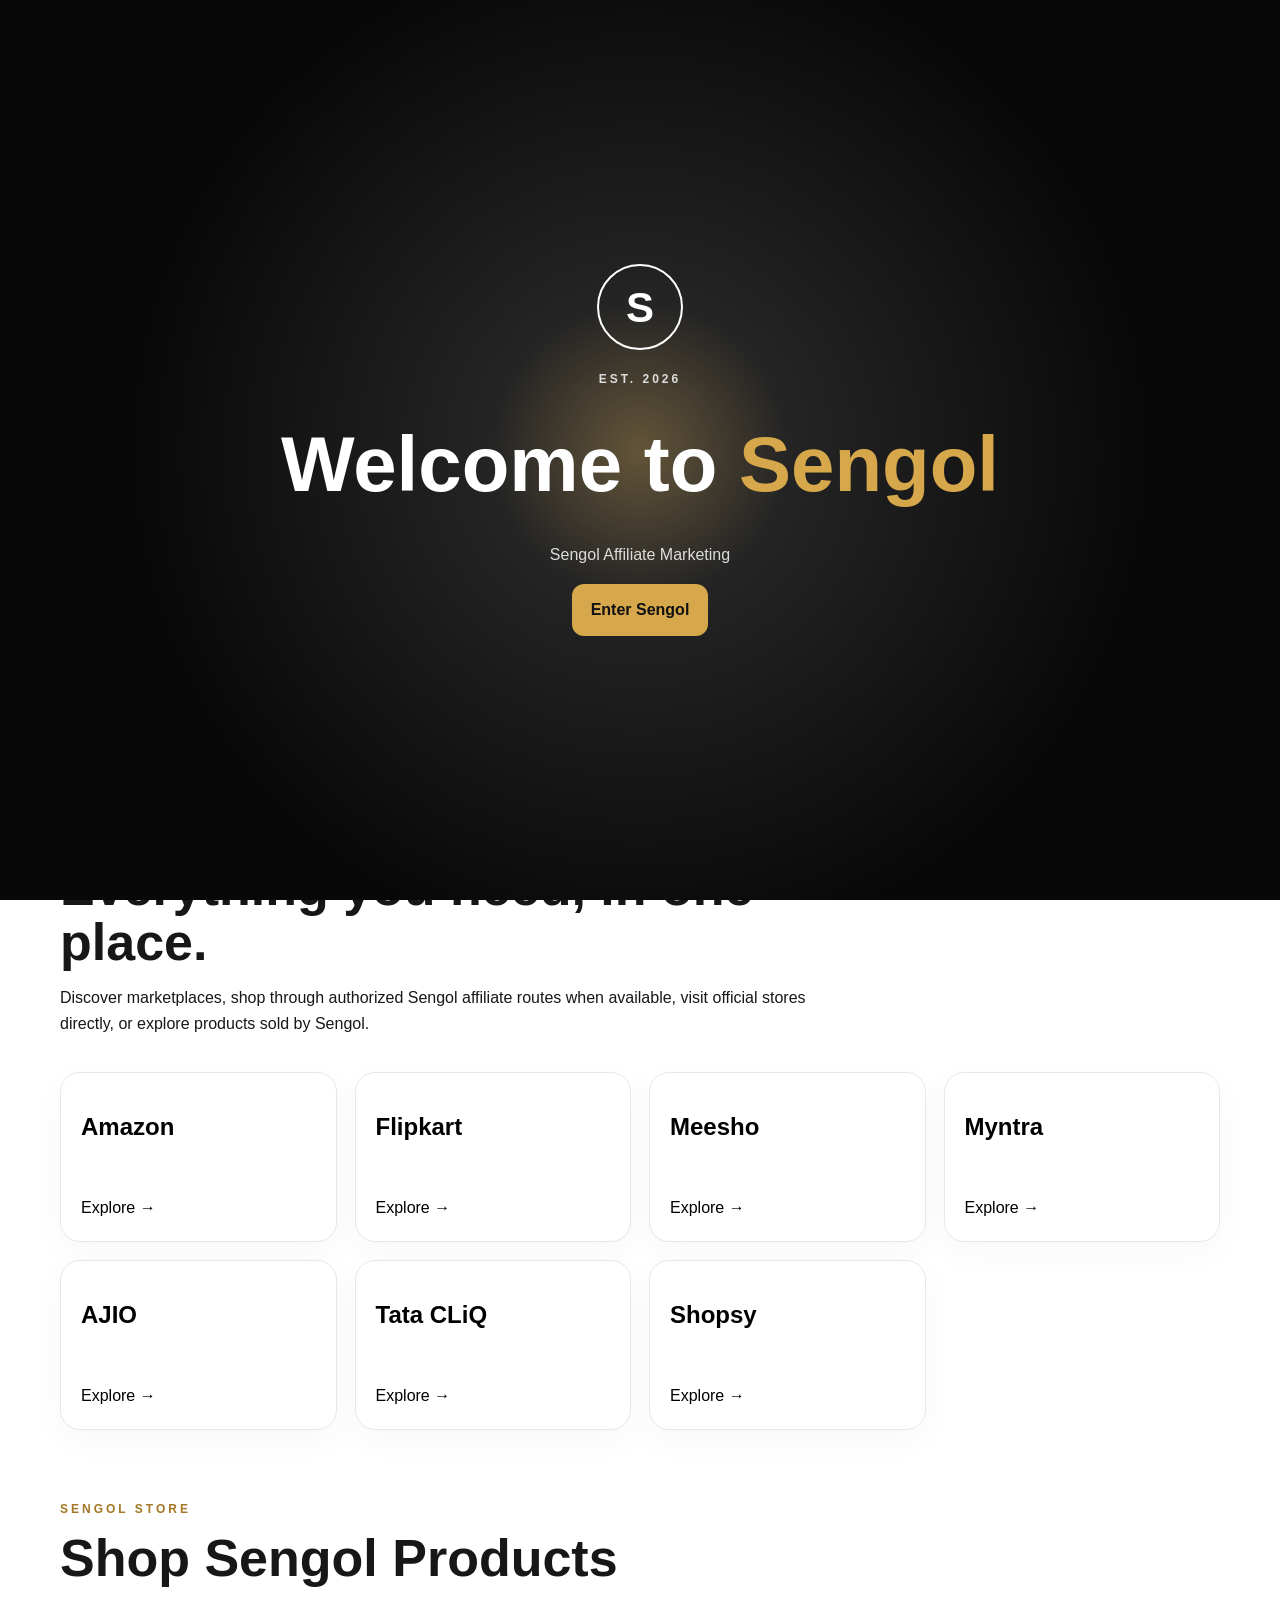
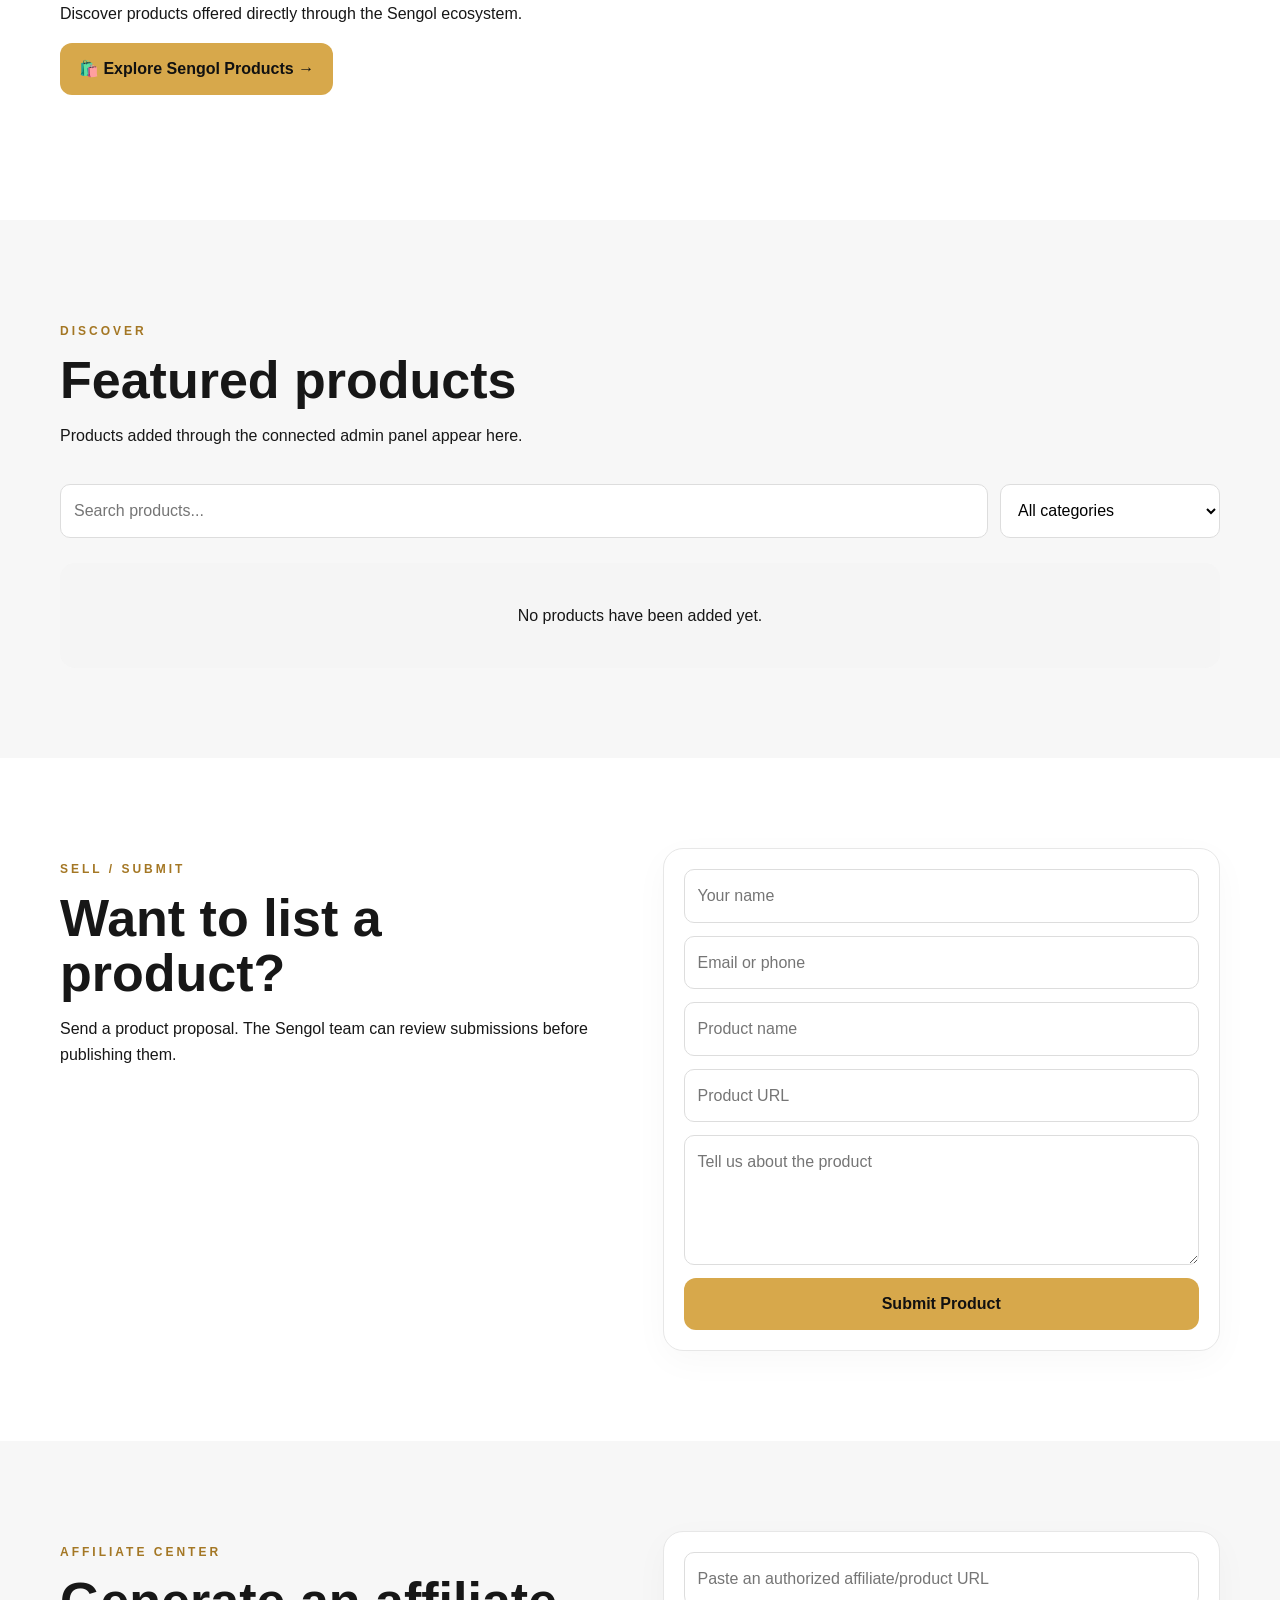
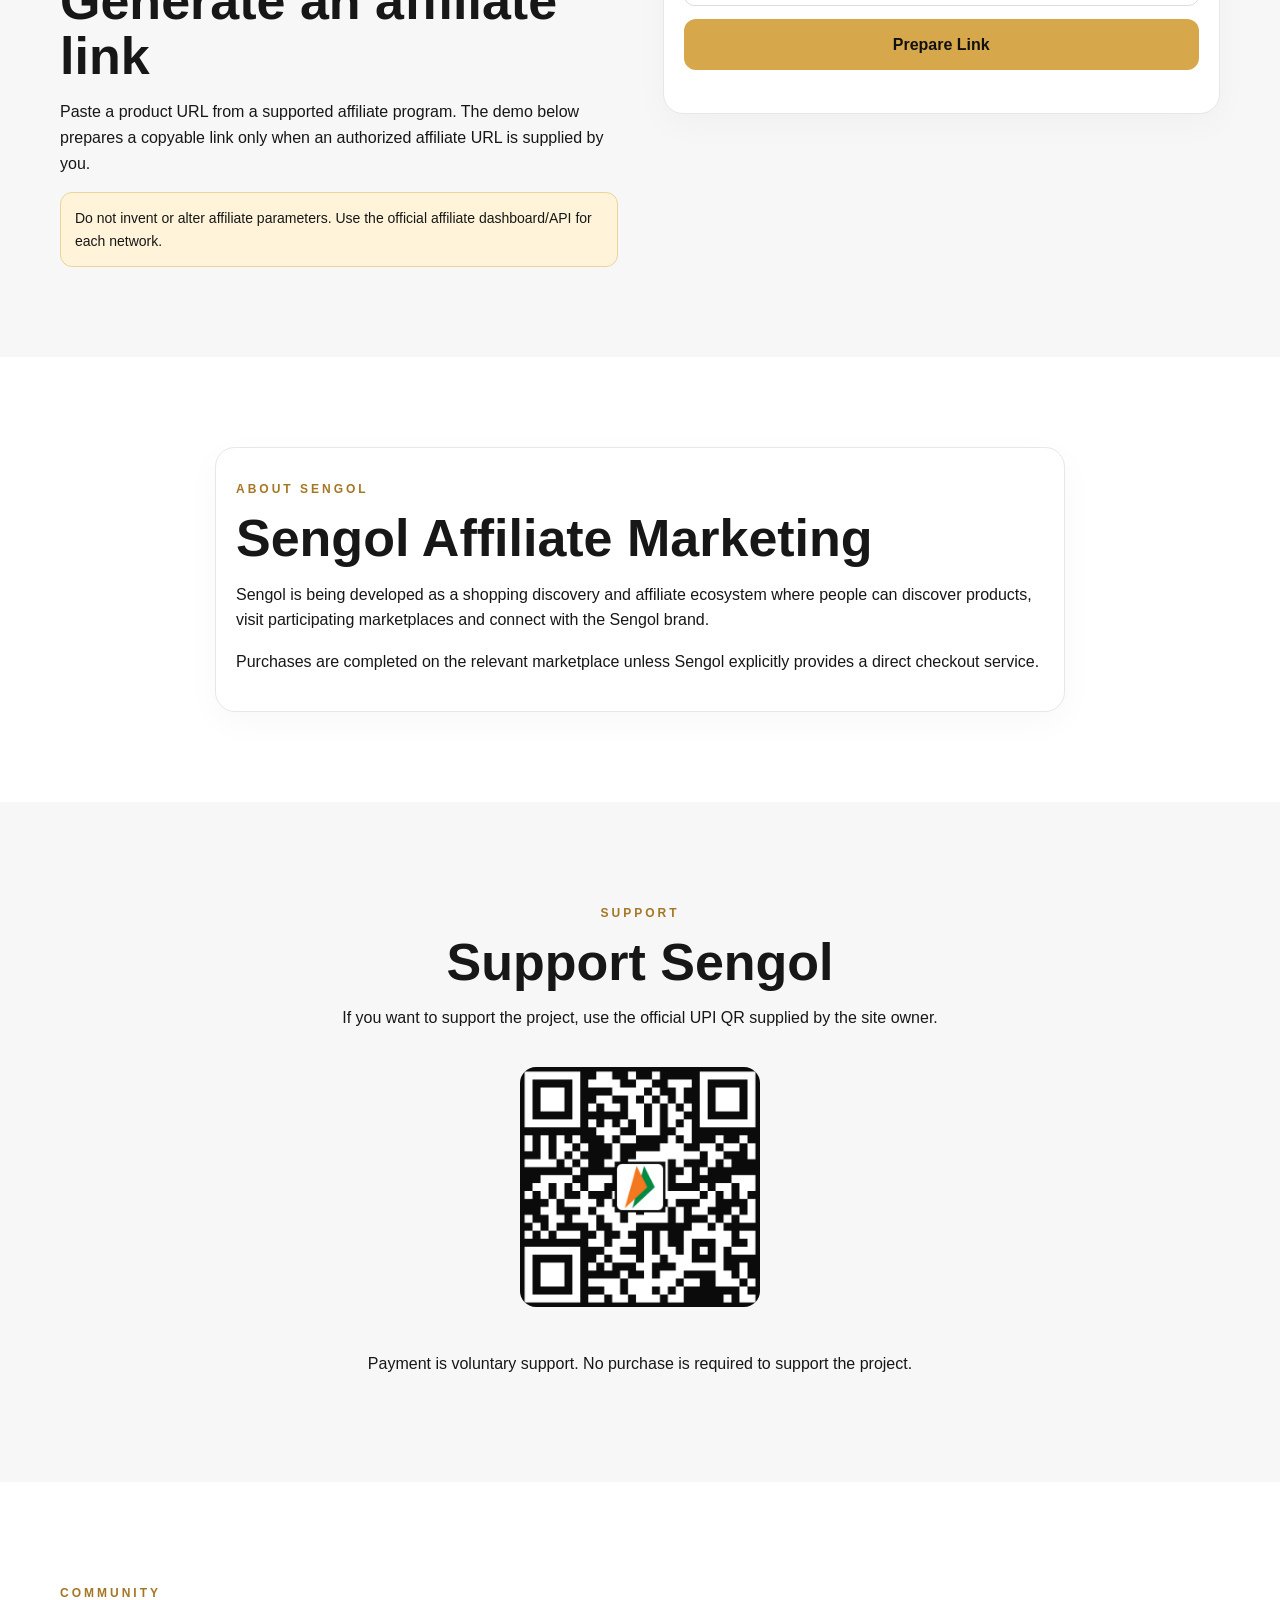
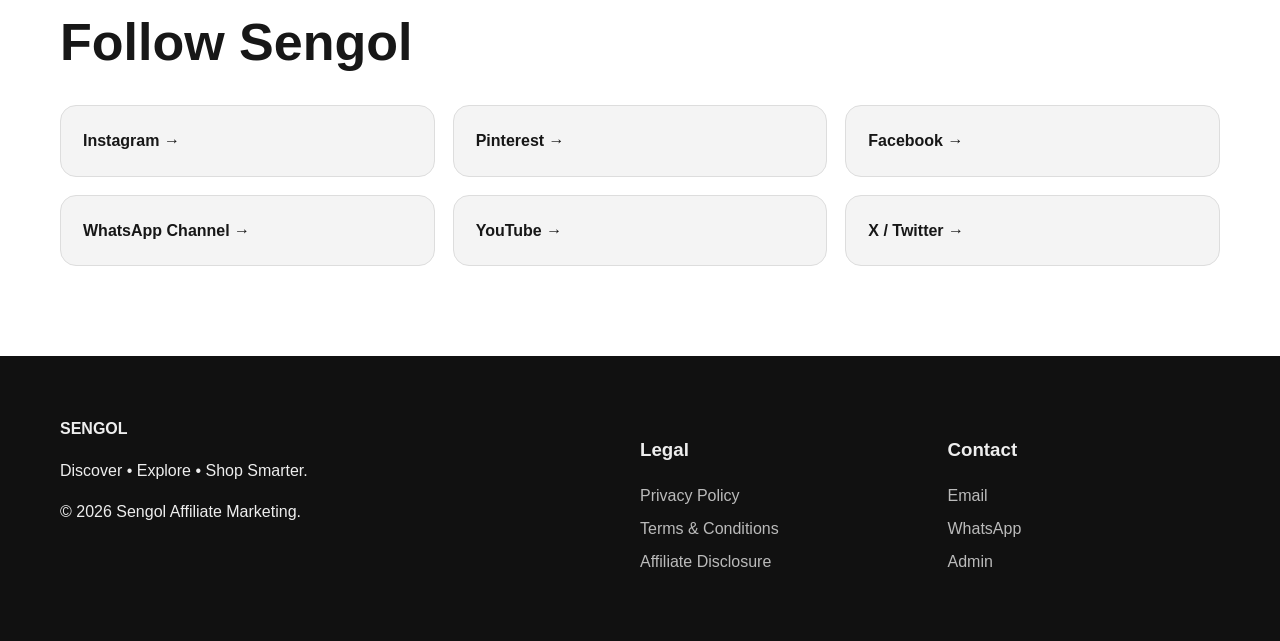
<file: index.html>
<!DOCTYPE html>
<html lang="en">
<head>
<meta charset="UTF-8">
<meta name="viewport" content="width=device-width, initial-scale=1.0">
<meta name="description" content="Sengol Affiliate Marketing — Discover, compare and shop smarter.">
<title>Sengol Affiliate Marketing</title>
<link rel="stylesheet" href="style.css">
</head>
<body>

<div id="welcome-screen" class="welcome-screen">
  <div class="welcome-orb"></div>
  <div class="welcome-content">
    <div class="welcome-mark">S</div>
    <p class="eyebrow">EST. 2026</p>
    <h1>Welcome to <span>Sengol</span></h1>
    <p>Sengol Affiliate Marketing</p>
    <button id="enter-site" class="btn primary">Enter Sengol</button>
  </div>
</div>

<header class="header">
  <div class="container nav">
    <a href="#home" class="logo">
      <img src="Logo.png" alt="Sengol Affiliate Marketing logo">
      <span>SENGOL <small>AFFILIATE</small></span>
    </a>

    <nav class="menu" id="main-menu">
      <a href="#home">Home</a>
      <a href="#shopping">Shopping</a>
      <a href="#products">Products</a>
      <a href="#sell">Sell</a>
      <a href="#affiliate">Affiliate</a>
      <a href="#about">About</a>
      <a href="#support">Support</a>
    </nav>

    <div class="nav-actions">
      <button id="login-btn" class="mini-btn">Login</button>
      <button id="menu-btn" class="menu-btn" aria-label="Open menu" aria-expanded="false">☰</button>
    </div>
  </div>
</header>

<main id="home">
<section class="hero">
  <div class="container hero-grid">
    <div>
      <p class="eyebrow">DISCOVER • EXPLORE • SHOP SMARTER</p>
      <h1>Your gateway to <span>smarter shopping.</span></h1>
      <p class="hero-text">Discover products, compare shopping routes, explore affiliate offers and connect with Sengol.</p>
      <div class="actions">
        <a class="btn primary" href="#shopping">Start Shopping</a>
        <a class="btn secondary" href="#affiliate">Affiliate Center</a>
      </div>
    </div>
    <div class="hero-card">
      <div class="floating-card">SENGOL</div>
      <p>One place for discovery, shopping and affiliate opportunities.</p>
    </div>
  </div>
</section>

<section class="section" id="shopping">
  <div class="container">

    <div class="section-heading">
      <p class="section-label">SHOPPING HUB</p>

      <h2>Everything you need, in one place.</h2>

      <p>
        Discover marketplaces, shop through authorized Sengol affiliate
        routes when available, visit official stores directly, or explore
        products sold by Sengol.
      </p>
    </div>

    <div id="platform-grid" class="platform-grid"></div>

    <!-- SENGOL OWN PRODUCTS -->

    <div class="section-heading" style="margin-top:70px">

      <p class="section-label">SENGOL STORE</p>

      <h2>Shop Sengol Products</h2>

      <p>
        Discover products offered directly through the Sengol ecosystem.
      </p>

      <a
        href="#products"
        class="btn primary">
        🛍️ Explore Sengol Products →
      </a>

    </div>

  </div>
</section>

<section class="section light" id="products">
  <div class="container">
    <div class="section-heading">
      <p class="section-label">DISCOVER</p>
      <h2>Featured products</h2>
      <p>Products added through the connected admin panel appear here.</p>
    </div>
    <div class="toolbar">
      <input id="product-search" type="search" placeholder="Search products...">
      <select id="category-filter">
        <option value="all">All categories</option>
        <option value="Fashion">Fashion</option>
        <option value="Electronics">Electronics</option>
        <option value="Home Decor">Home Decor</option>
        <option value="Other">Other</option>
      </select>
    </div>
    <div id="product-grid" class="product-grid"></div>
    <div id="empty-products" class="empty" hidden>No products have been added yet.</div>
  </div>
</section>

<section class="section" id="sell">
  <div class="container two-col">
    <div>
      <p class="section-label">SELL / SUBMIT</p>
      <h2>Want to list a product?</h2>
      <p>Send a product proposal. The Sengol team can review submissions before publishing them.</p>
    </div>
    <form id="sell-form" class="panel">
      <input id="seller-name" required placeholder="Your name">
      <input id="seller-contact" required placeholder="Email or phone">
      <input id="seller-product" required placeholder="Product name">
      <input id="seller-url" type="url" placeholder="Product URL">
      <textarea id="seller-message" placeholder="Tell us about the product"></textarea>
      <button class="btn primary" type="submit">Submit Product</button>
    </form>
  </div>
</section>

<section class="section light" id="affiliate">
  <div class="container two-col">
    <div>
      <p class="section-label">AFFILIATE CENTER</p>
      <h2>Generate an affiliate link</h2>
      <p>Paste a product URL from a supported affiliate program. The demo below prepares a copyable link only when an authorized affiliate URL is supplied by you.</p>
      <div class="notice">Do not invent or alter affiliate parameters. Use the official affiliate dashboard/API for each network.</div>
    </div>
    <div class="panel">
      <input id="affiliate-source" type="url" placeholder="Paste an authorized affiliate/product URL">
      <button id="generate-affiliate" class="btn primary">Prepare Link</button>
      <div id="affiliate-result" class="result"></div>
    </div>
  </div>
</section>

<section class="section" id="about">
  <div class="container about-card">
    <p class="section-label">ABOUT SENGOL</p>
    <h2>Sengol Affiliate Marketing</h2>
    <p>Sengol is being developed as a shopping discovery and affiliate ecosystem where people can discover products, visit participating marketplaces and connect with the Sengol brand.</p>
    <p>Purchases are completed on the relevant marketplace unless Sengol explicitly provides a direct checkout service.</p>
  </div>
</section>

<section class="section light" id="support">
  <div class="container support">
    <p class="section-label">SUPPORT</p>
    <h2>Support Sengol</h2>
    <p>If you want to support the project, use the official UPI QR supplied by the site owner.</p>
    <img class="qr" src="upi-qr.png" alt="Sengol UPI QR code" onerror="this.style.display='none'">
    <p class="muted">Payment is voluntary support. No purchase is required to support the project.</p>
  </div>
</section>

<section class="section">
  <div class="container">
    <div class="section-heading">
      <p class="section-label">COMMUNITY</p>
      <h2>Follow Sengol</h2>
    </div>
    <div id="social-grid" class="social-grid"></div>
  </div>
</section>
</main>

<footer class="footer">
  <div class="container footer-grid">
    <div><strong>SENGOL</strong><p>Discover • Explore • Shop Smarter.</p><p>© 2026 Sengol Affiliate Marketing.</p></div>
    <div><h3>Legal</h3><a href="privacy.html">Privacy Policy</a><a href="terms.html">Terms & Conditions</a><a href="affiliate-disclosure.html">Affiliate Disclosure</a></div>
    <div><h3>Contact</h3><a href="mailto:sengolcreation@gmail.com">Email</a><a href="https://wa.me/916307703135" target="_blank" rel="noopener">WhatsApp</a><a href="admin.html">Admin</a></div>
  </div>
</footer>

<div id="platform-modal" class="modal" hidden>
  <div class="modal-box">
    <button class="close-modal" data-close="platform-modal">×</button>
    <p class="section-label">SHOP WITH SENGOL</p>
    <h2 id="platform-title">Platform</h2>
    <p>Choose how you want to continue.</p>
    <div id="platform-actions" class="actions stacked"></div>
  </div>
</div>

<div id="auth-modal" class="modal" hidden>
  <div class="modal-box">
    <button class="close-modal" data-close="auth-modal">×</button>
    <p class="section-label">ACCOUNT</p>
    <h2 id="auth-title">Login</h2>
    <form id="auth-form">
      <input id="auth-name" placeholder="Name">
      <input id="auth-email" type="email" required placeholder="Email">
      <input id="auth-password" type="password" required placeholder="Password">
      <button class="btn primary" type="submit">Continue</button>
    </form>
    <button id="toggle-auth" class="text-btn">Create account</button>
    <button id="logout-btn" class="text-btn" hidden>Logout</button>
  </div>
</div>

<script src="script.js"></script>
</body>
</html>
</file>
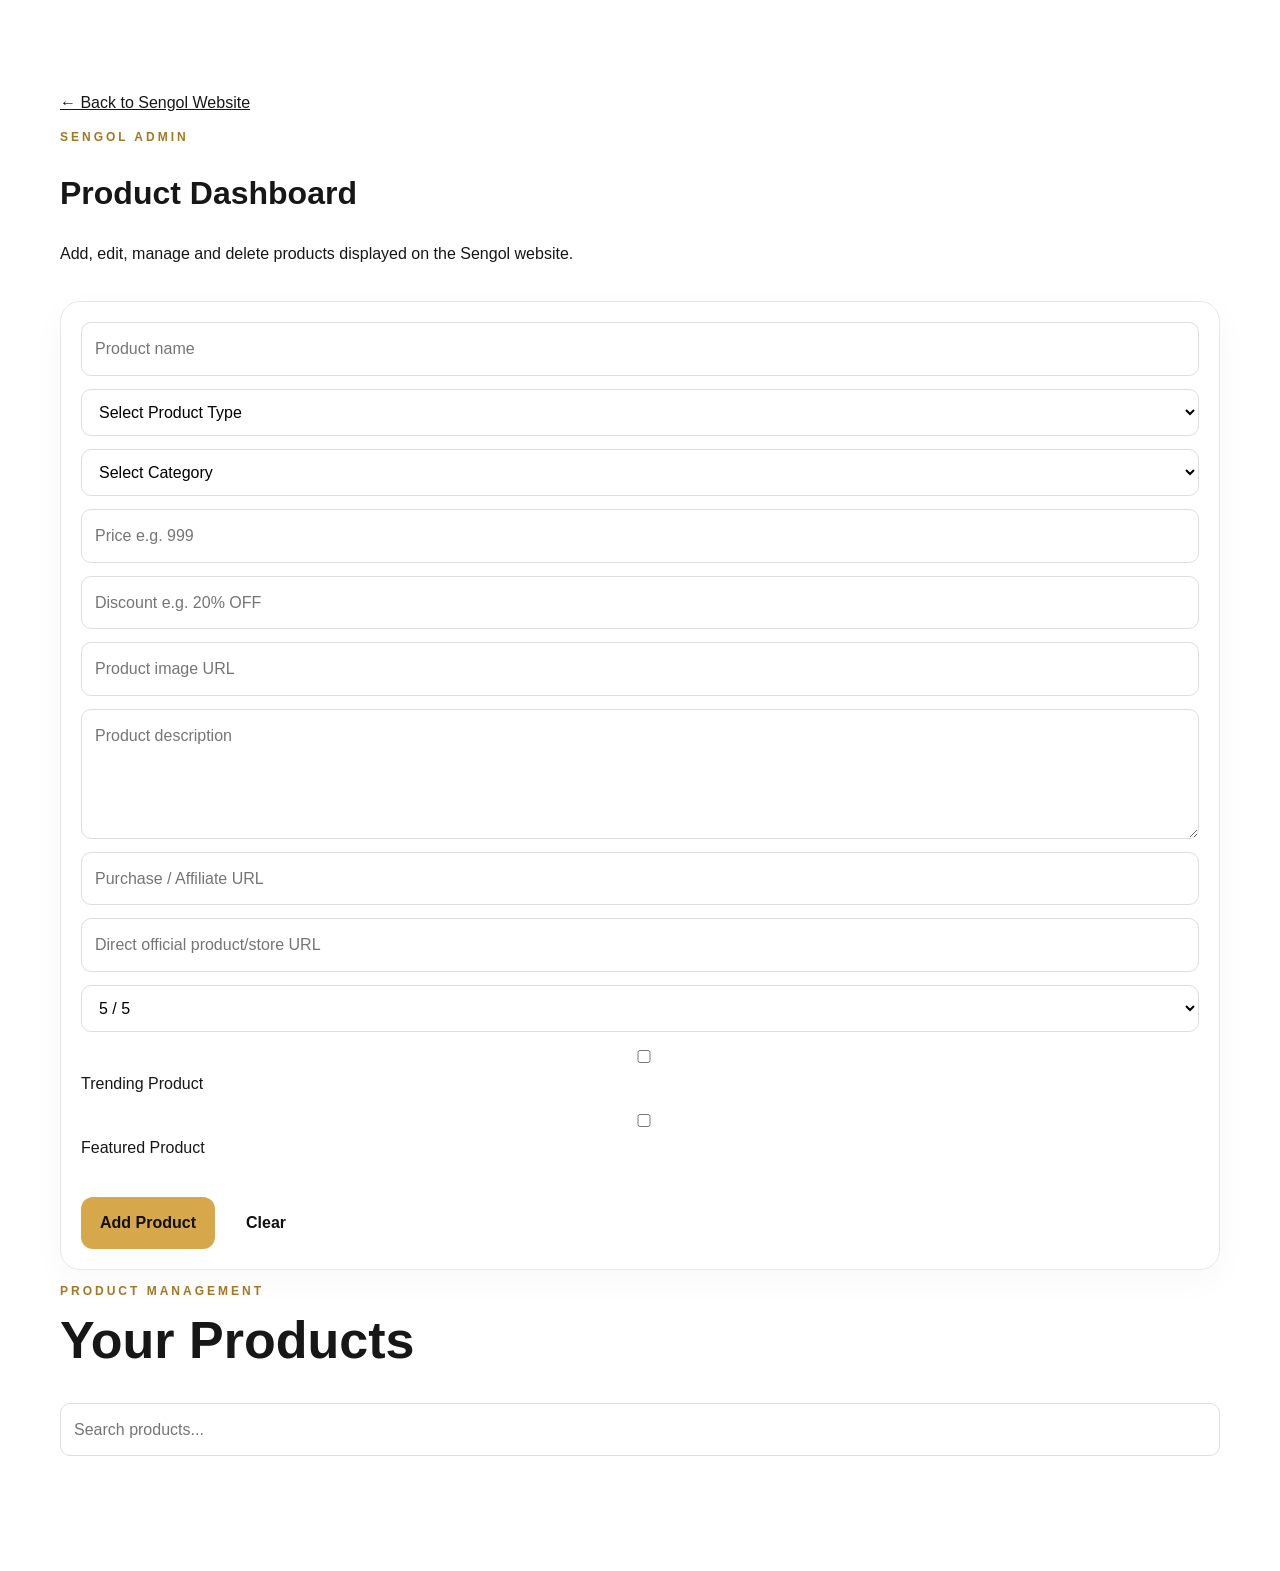
<file: admin.html>
<!DOCTYPE html>
<html lang="en">

<head>
    <meta charset="UTF-8">

    <meta
        name="viewport"
        content="width=device-width, initial-scale=1.0"
    >

    <meta
        name="description"
        content="Sengol Admin Dashboard - Manage products."
    >

    <title>Sengol Admin Dashboard</title>

    <link
        rel="stylesheet"
        href="style.css"
    >
</head>

<body>

<main class="section">

    <div class="container">

        <!-- BACK TO WEBSITE -->

        <a
            href="index.html"
            class="text-btn"
        >
            ← Back to Sengol Website
        </a>


        <!-- PAGE HEADER -->

        <div class="section-heading">

            <p class="section-label">
                SENGOL ADMIN
            </p>

            <h1>
                Product Dashboard
            </h1>

            <p>
                Add, edit, manage and delete products
                displayed on the Sengol website.
            </p>

        </div>


        <!-- PRODUCT FORM -->

        <form
            id="productForm"
            class="panel"
        >

            <!-- PRODUCT NAME -->

            <input
                id="productName"
                type="text"
                required
                placeholder="Product name"
            >


            <!-- PRODUCT TYPE -->

            <select
                id="productType"
                required
            >

                <option value="">
                    Select Product Type
                </option>

                <option value="affiliate">
                    Affiliate Product
                </option>

                <option value="marketplace">
                    Marketplace Product
                </option>

                <option value="sengol">
                    Sengol Product
                </option>

            </select>


            <!-- CATEGORY -->

            <select
                id="productCategory"
                required
            >

                <option value="">
                    Select Category
                </option>

                <option value="Fashion">
                    Fashion
                </option>

                <option value="Electronics">
                    Electronics
                </option>

                <option value="Home Decor">
                    Home Decor
                </option>

                <option value="Beauty">
                    Beauty
                </option>

                <option value="Grocery">
                    Grocery
                </option>

                <option value="Sports">
                    Sports
                </option>

                <option value="Other">
                    Other
                </option>

            </select>


            <!-- PRICE -->

            <input
                id="productPrice"
                type="text"
                placeholder="Price e.g. 999"
            >


            <!-- DISCOUNT -->

            <input
                id="productDiscount"
                type="text"
                placeholder="Discount e.g. 20% OFF"
            >


            <!-- PRODUCT IMAGE -->

            <input
                id="productImage"
                type="url"
                placeholder="Product image URL"
            >


            <!-- DESCRIPTION -->

            <textarea
                id="productDescription"
                required
                placeholder="Product description"
            ></textarea>


            <!-- AFFILIATE / PURCHASE LINK -->

            <input
                id="affiliateLink"
                type="url"
                required
                placeholder="Purchase / Affiliate URL"
            >


            <!-- DIRECT OFFICIAL LINK -->

            <input
                id="directLink"
                type="url"
                placeholder="Direct official product/store URL"
            >


            <!-- RATING -->

            <select
                id="productRating"
            >

                <option value="5">
                    5 / 5
                </option>

                <option value="4.5">
                    4.5 / 5
                </option>

                <option value="4">
                    4 / 5
                </option>

                <option value="3.5">
                    3.5 / 5
                </option>

                <option value="3">
                    3 / 5
                </option>

                <option value="2.5">
                    2.5 / 5
                </option>

                <option value="2">
                    2 / 5
                </option>

                <option value="1">
                    1 / 5
                </option>

            </select>


            <!-- TRENDING -->

            <label>

                <input
                    id="isTrending"
                    type="checkbox"
                >

                Trending Product

            </label>


            <!-- FEATURED -->

            <label>

                <input
                    id="isFeatured"
                    type="checkbox"
                >

                Featured Product

            </label>


            <!-- BUTTONS -->

            <div class="actions">

                <button
                    id="submitBtn"
                    class="btn primary"
                    type="submit"
                >
                    Add Product
                </button>


                <button
                    id="clearBtn"
                    class="btn secondary"
                    type="button"
                >
                    Clear
                </button>

            </div>

        </form>


        <!-- SEARCH -->

        <div class="section-heading">

            <p class="section-label">
                PRODUCT MANAGEMENT
            </p>

            <h2>
                Your Products
            </h2>

        </div>


        <div class="toolbar">

            <input
                id="searchProducts"
                type="search"
                placeholder="Search products..."
            >

        </div>


        <!-- PRODUCT LIST -->

        <div id="productList"></div>


    </div>

</main>


<!-- ADMIN JAVASCRIPT -->

<script src="admin.js"></script>

</body>

</html>
</file>
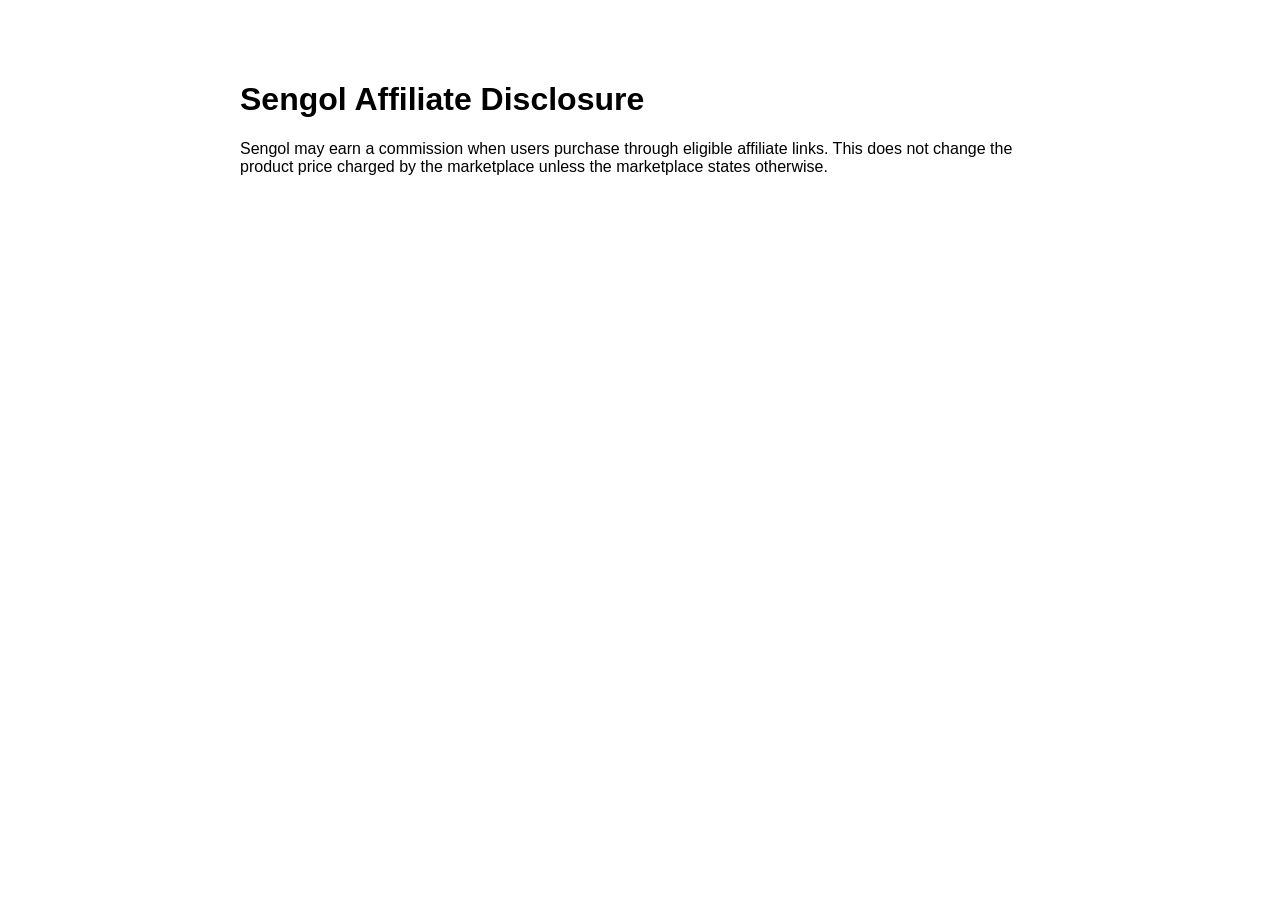
<file: affiliate-disclosure.html>
<!doctype html><html><head><meta charset="utf-8"><title>Sengol Affiliate Disclosure</title></head><body style="font-family:Arial;max-width:800px;margin:40px auto;padding:20px"><h1>Sengol Affiliate Disclosure</h1><p>Sengol may earn a commission when users purchase through eligible affiliate links. This does not change the product price charged by the marketplace unless the marketplace states otherwise.</p></body></html>
</file>
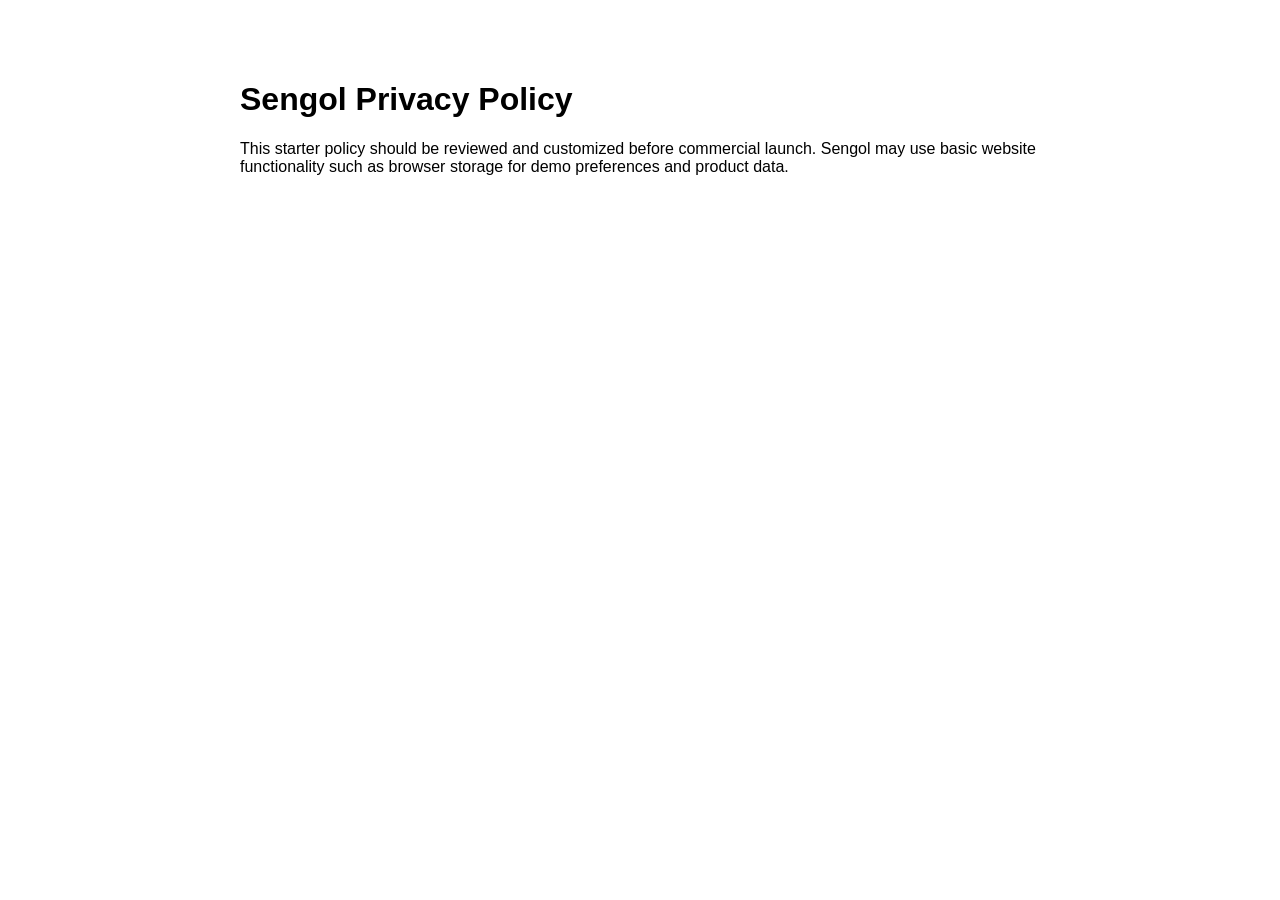
<file: privacy.html>
<!doctype html><html><head><meta charset="utf-8"><title>Sengol Privacy Policy</title></head><body style="font-family:Arial;max-width:800px;margin:40px auto;padding:20px"><h1>Sengol Privacy Policy</h1><p>This starter policy should be reviewed and customized before commercial launch. Sengol may use basic website functionality such as browser storage for demo preferences and product data.</p></body></html>
</file>
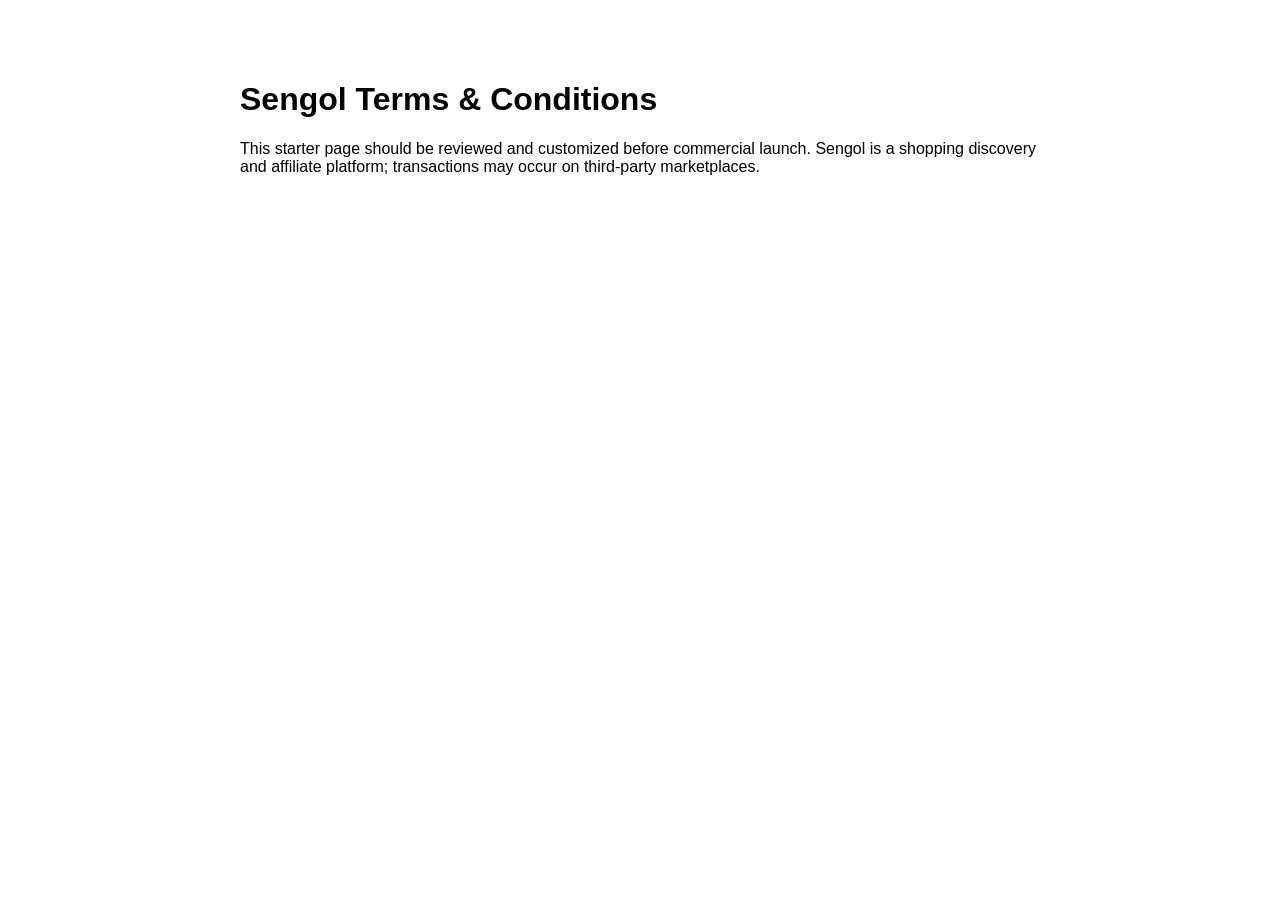
<file: terms.html>
<!doctype html><html><head><meta charset="utf-8"><title>Sengol Terms</title></head><body style="font-family:Arial;max-width:800px;margin:40px auto;padding:20px"><h1>Sengol Terms & Conditions</h1><p>This starter page should be reviewed and customized before commercial launch. Sengol is a shopping discovery and affiliate platform; transactions may occur on third-party marketplaces.</p></body></html>
</file>
<file: style.css>
*{box-sizing:border-box}html{scroll-behavior:smooth}body{margin:0;font-family:Inter,Arial,sans-serif;color:#171717;background:#fff;line-height:1.6}a{text-decoration:none;color:inherit}button,input,select,textarea{font:inherit}.container{width:min(1160px,92%);margin:auto}.header{position:sticky;top:0;z-index:1000;background:rgba(255,255,255,.94);backdrop-filter:blur(14px);border-bottom:1px solid #eee}.nav{min-height:76px;display:flex;align-items:center;gap:24px;position:relative}.logo{display:flex;align-items:center;gap:10px;font-weight:900;letter-spacing:.5px}.logo img{width:44px;height:44px;object-fit:contain}.logo small{display:block;font-size:9px;letter-spacing:2px;color:#777}.menu{display:flex;gap:20px;margin-left:auto}.menu a{font-size:14px;font-weight:700}.menu a:hover{opacity:.55}.nav-actions{display:flex;align-items:center;gap:8px}.mini-btn,.menu-btn{border:1px solid #ddd;background:#fff;border-radius:10px;padding:9px 13px;cursor:pointer}.menu-btn{display:none;font-size:22px}.welcome-screen{position:fixed;inset:0;z-index:5000;display:grid;place-items:center;background:radial-gradient(circle at center,#303030,#080808 65%);color:#fff;transition:opacity .7s,visibility .7s}.welcome-screen.hide{opacity:0;visibility:hidden}.welcome-content{text-align:center;position:relative;z-index:2}.welcome-mark{width:86px;height:86px;border:2px solid #fff;border-radius:50%;display:grid;place-items:center;margin:0 auto 20px;font-size:42px;font-weight:900;animation:float 2.5s ease-in-out infinite}.welcome-content h1{font-size:clamp(38px,7vw,78px);margin:0}.welcome-content h1 span{color:#d7a84b}.welcome-content p{color:#ddd}.welcome-orb{position:absolute;width:320px;height:320px;border-radius:50%;background:radial-gradient(circle,rgba(215,168,75,.3),transparent 65%);animation:pulse 3s infinite}.hero{min-height:650px;display:grid;align-items:center;background:linear-gradient(135deg,#101010,#272727);color:#fff}.hero-grid{display:grid;grid-template-columns:1.3fr .7fr;gap:60px;align-items:center}.eyebrow,.section-label{font-size:12px;letter-spacing:3px;font-weight:900;color:#a47724}.hero .eyebrow{color:#d7a84b}.hero h1{font-size:clamp(48px,7vw,88px);line-height:.98;margin:15px 0}.hero h1 span{color:#d7a84b}.hero-text{max-width:650px;color:#ccc;font-size:18px}.hero-card{min-height:330px;border:1px solid #555;border-radius:30px;padding:30px;display:flex;flex-direction:column;justify-content:flex-end;background:linear-gradient(145deg,#333,#111);box-shadow:0 30px 80px #0008}.floating-card{font-size:60px;font-weight:900;letter-spacing:8px;animation:float 3s infinite}.actions{display:flex;gap:12px;flex-wrap:wrap;margin-top:24px}.actions.stacked{flex-direction:column}.btn{border:0;border-radius:12px;padding:13px 19px;font-weight:800;cursor:pointer;display:inline-block}.primary{background:#d7a84b;color:#111}.secondary{background:#fff;color:#111}.section{padding:90px 0}.light{background:#f7f7f7}.section-heading{max-width:760px;margin-bottom:35px}.section-heading h2,.two-col h2,.about-card h2,.support h2{font-size:clamp(32px,5vw,52px);line-height:1.05;margin:8px 0 14px}.platform-grid,.product-grid,.social-grid{display:grid;grid-template-columns:repeat(4,1fr);gap:18px}.platform-card,.product-card,.panel,.about-card{background:#fff;border:1px solid #e7e7e7;border-radius:20px;padding:20px;box-shadow:0 10px 35px #00000008}.platform-card{min-height:170px;display:flex;flex-direction:column;justify-content:space-between;cursor:pointer;transition:.2s}.platform-card:hover,.product-card:hover{transform:translateY(-4px);box-shadow:0 18px 45px #00000012}.platform-logo{height:70px;display:grid;place-items:center;font-size:24px;font-weight:900}.product-image{height:220px;border-radius:15px;background:#eee;overflow:hidden}.product-image img{width:100%;height:100%;object-fit:cover}.product-card h3{margin:6px 0}.product-category{font-size:12px;text-transform:uppercase;letter-spacing:2px;color:#8a6a2a;font-weight:800}.product-price{font-weight:900;font-size:20px}.product-rating{font-size:13px}.toolbar{display:flex;gap:12px;margin-bottom:25px}.toolbar input,.toolbar select,.panel input,.panel textarea,.panel select,#auth-form input{width:100%;padding:13px;border:1px solid #ddd;border-radius:10px;background:#fff}.toolbar input{flex:1}.toolbar select{max-width:220px}.two-col{display:grid;grid-template-columns:1fr 1fr;gap:45px;align-items:start}.panel{display:grid;gap:13px}.panel textarea{min-height:130px;resize:vertical}.notice{padding:14px;border-radius:12px;background:#fff4d9;border:1px solid #ead49c;font-size:14px}.result{margin-top:10px;word-break:break-all}.about-card{max-width:850px}.support{text-align:center}.qr{width:240px;max-width:80%;border-radius:16px;margin:20px auto}.social-grid{grid-template-columns:repeat(3,1fr)}.social-card{padding:22px;border-radius:16px;background:#f4f4f4;border:1px solid #ddd;font-weight:900}.footer{background:#111;color:#eee;padding:60px 0}.footer-grid{display:grid;grid-template-columns:2fr 1fr 1fr;gap:35px}.footer a{display:block;color:#bbb;margin:7px 0}.modal{position:fixed;inset:0;z-index:4000;background:#0009;display:grid;place-items:center;padding:20px}.modal[hidden]{display:none}.modal-box{width:min(520px,100%);background:#fff;border-radius:22px;padding:30px;position:relative}.close-modal{position:absolute;right:15px;top:12px;border:0;background:none;font-size:28px;cursor:pointer}.text-btn{border:0;background:none;text-decoration:underline;cursor:pointer;margin-top:10px}.empty{text-align:center;padding:40px;background:#f5f5f5;border-radius:15px}@keyframes float{50%{transform:translateY(-12px)}}@keyframes pulse{50%{transform:scale(1.15);opacity:.6}}@media(max-width:900px){.menu-btn{display:block}.menu{display:none;position:absolute;top:76px;left:0;right:0;background:#fff;padding:15px 20px;flex-direction:column;gap:0;border-bottom:1px solid #eee;box-shadow:0 15px 35px #0001}.menu.menu-open{display:flex}.menu a{padding:12px 0}.hero-grid,.two-col{grid-template-columns:1fr}.platform-grid,.product-grid{grid-template-columns:repeat(2,1fr)}}@media(max-width:600px){.logo span{font-size:13px}.hero{min-height:600px}.platform-grid,.product-grid,.social-grid,.footer-grid{grid-template-columns:1fr}.toolbar{flex-direction:column}.toolbar select{max-width:none}.section{padding:70px 0}}
</file>
